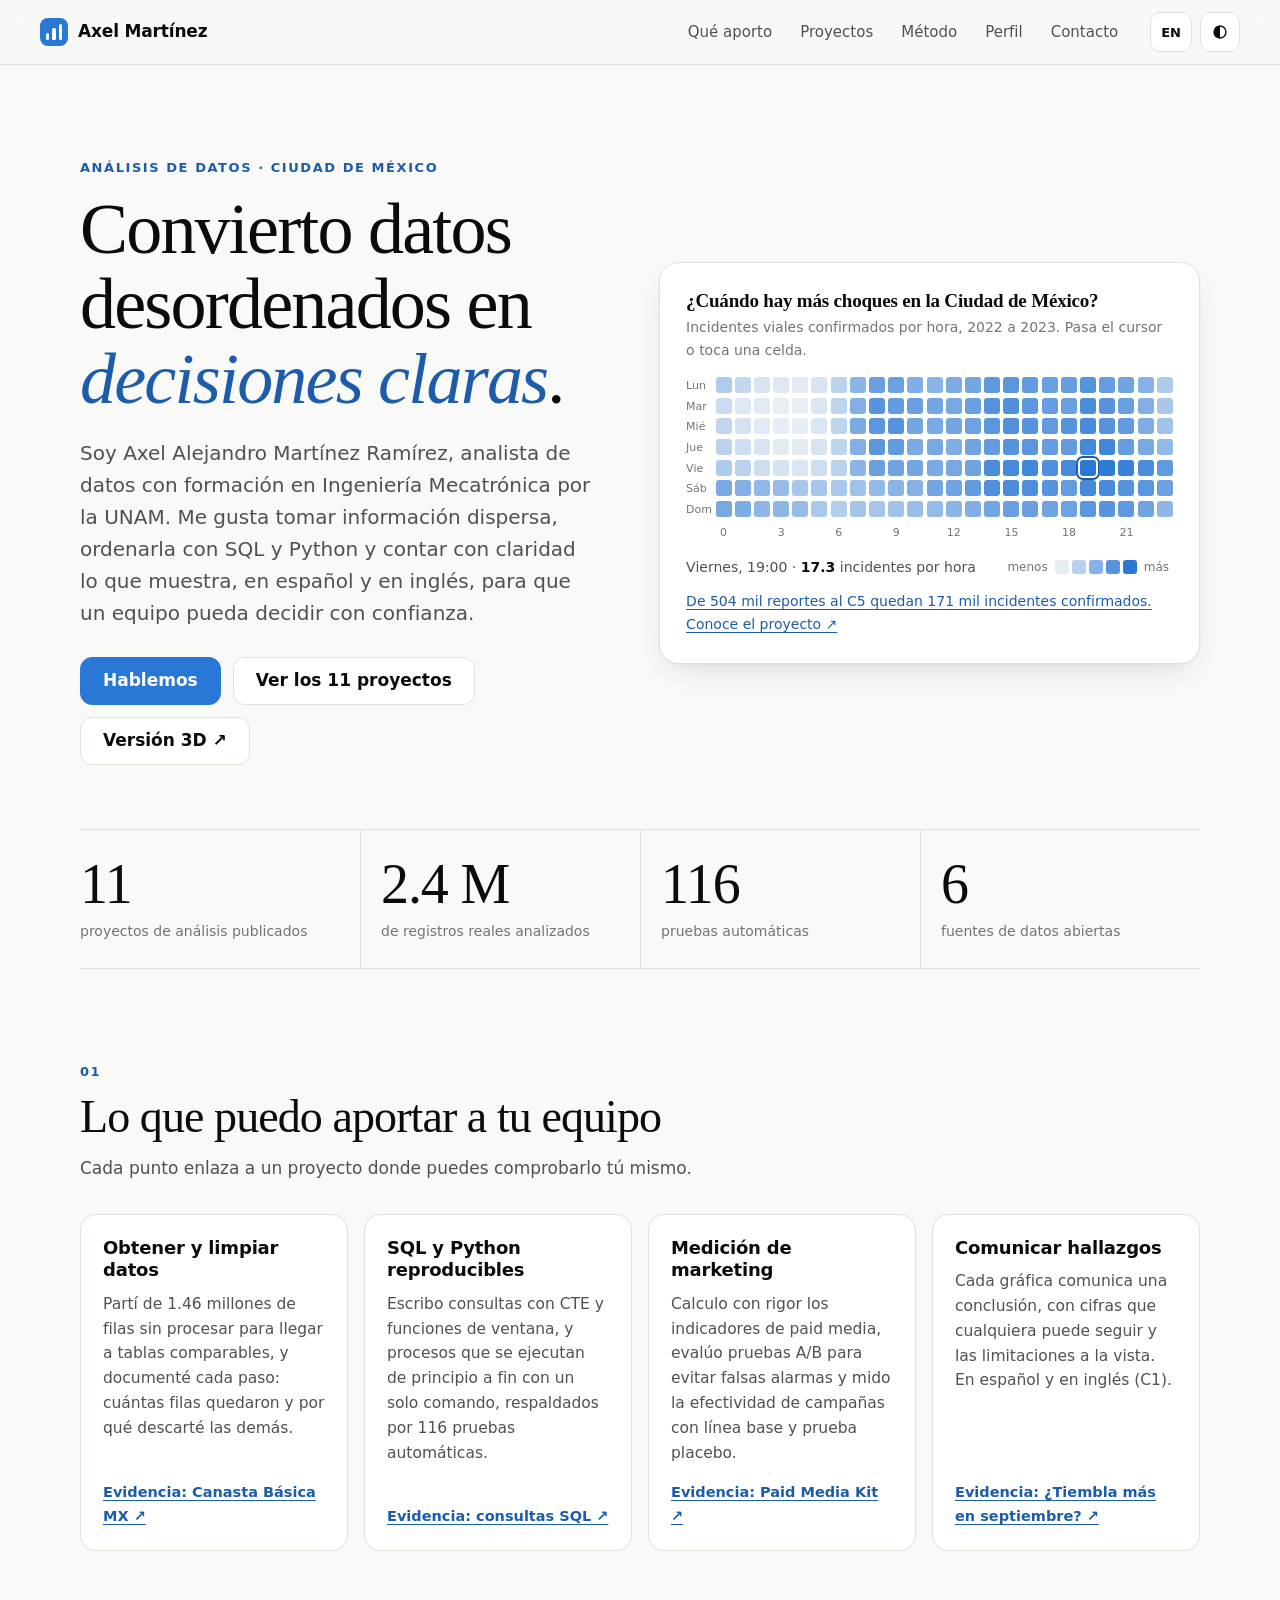
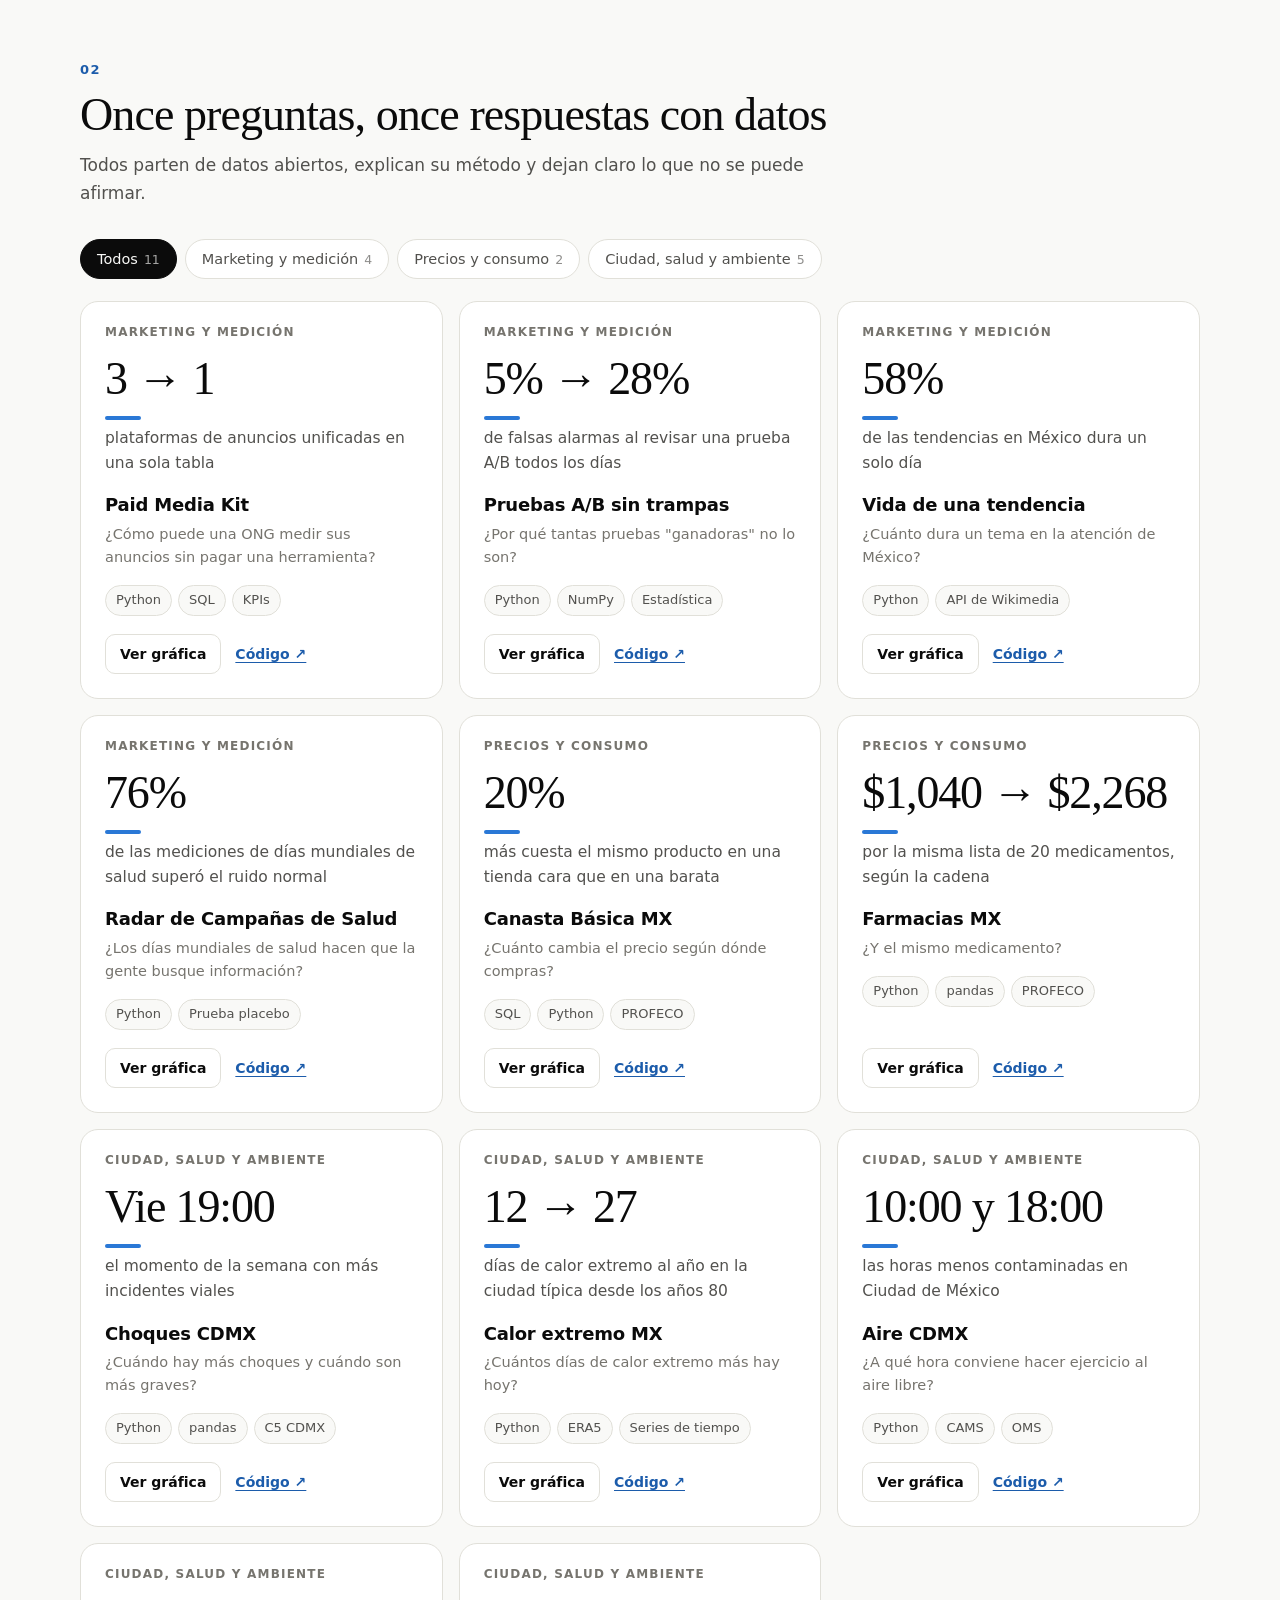
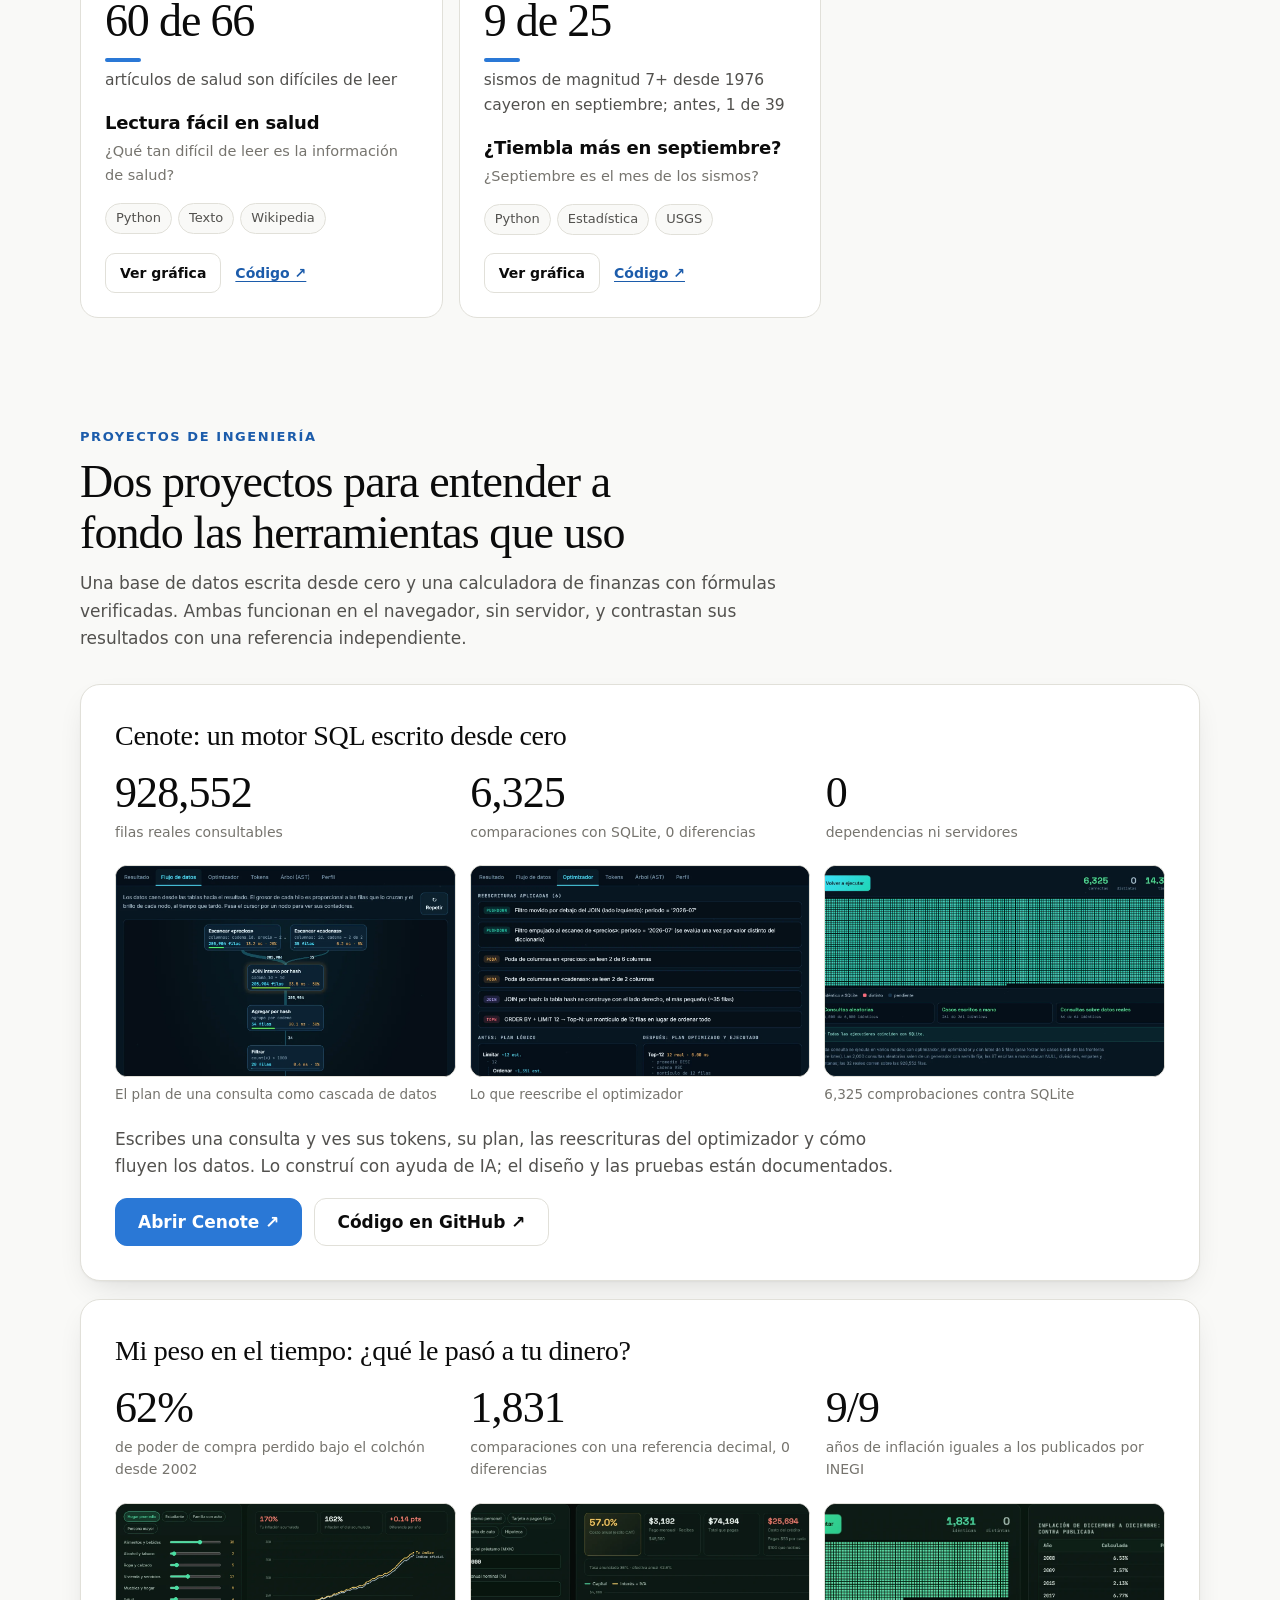
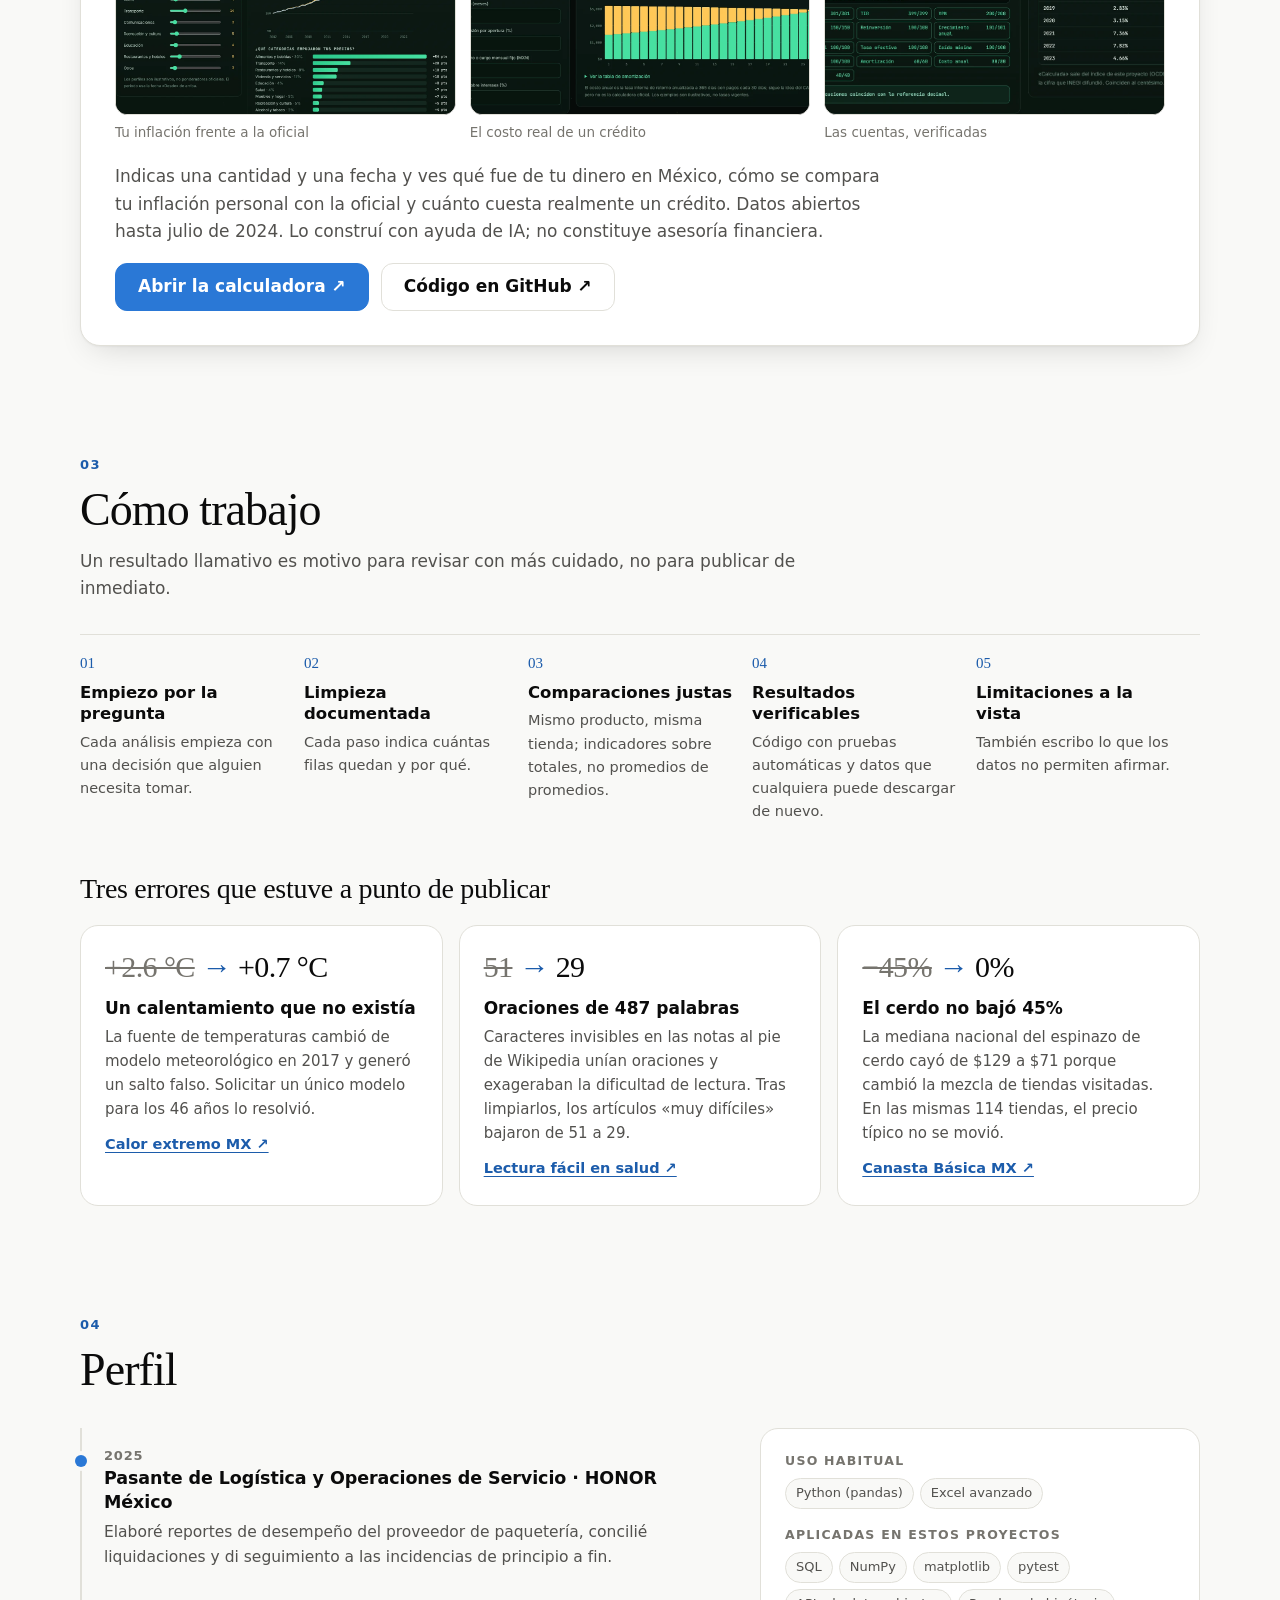
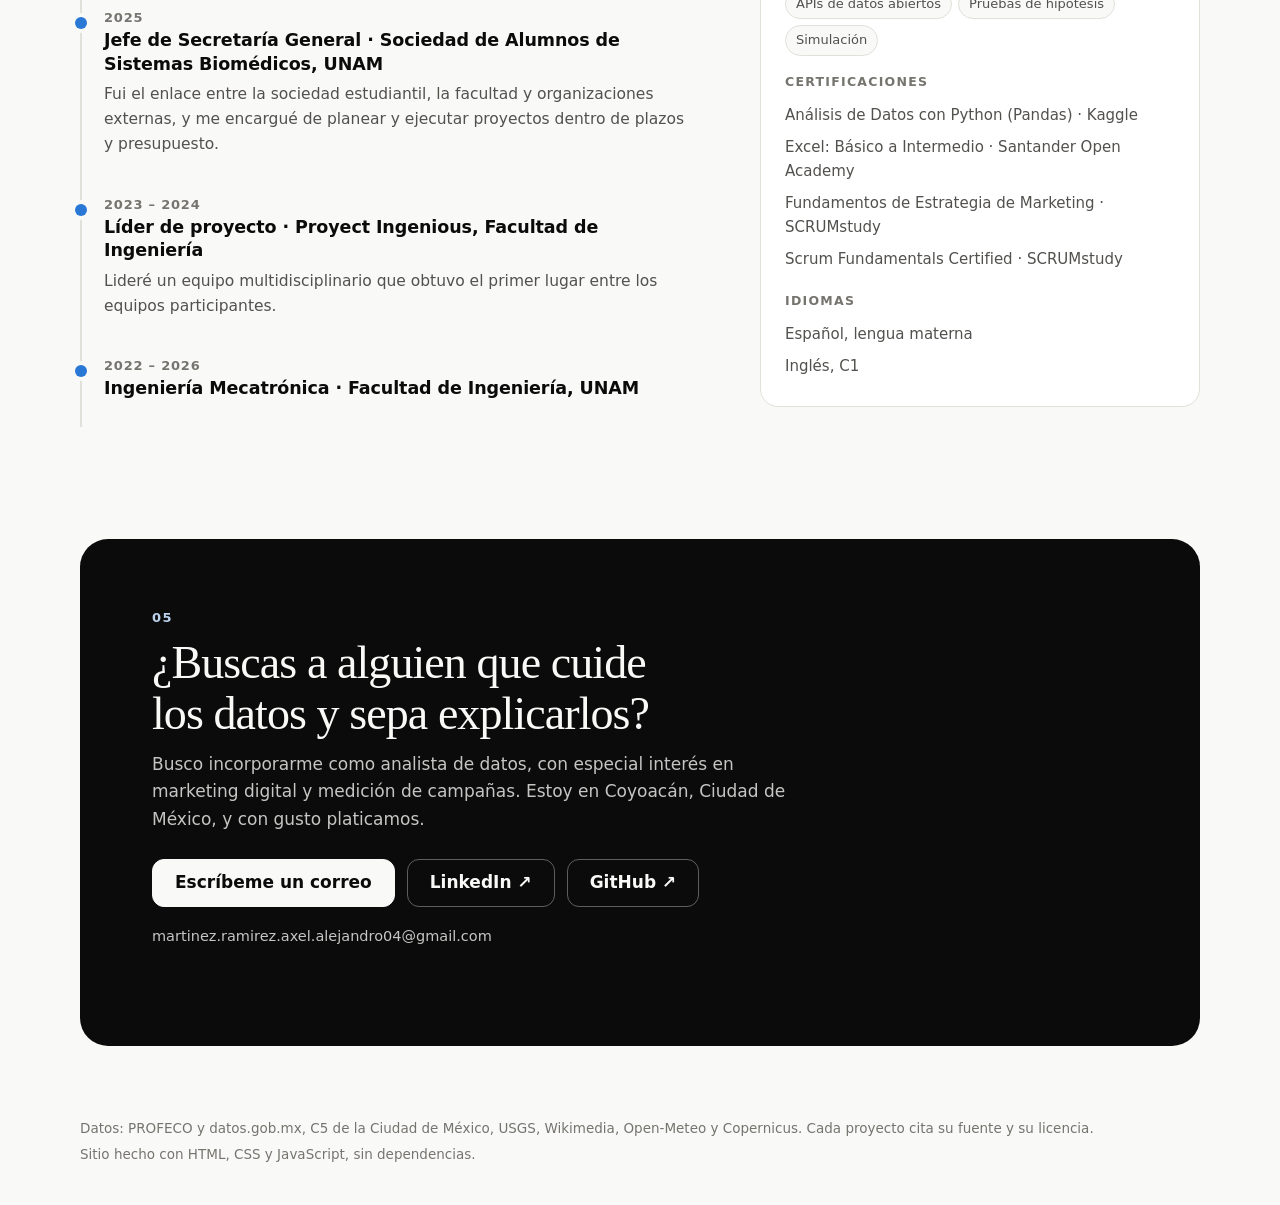
<file: index.html>
<!doctype html>
<html lang="es">
<head>
  <meta charset="utf-8">
  <meta name="viewport" content="width=device-width, initial-scale=1">
  <title>Axel Martínez · Análisis de datos</title>
  <meta name="description" content="Portafolio de Axel Alejandro Martínez Ramírez, analista de datos: 11 proyectos con datos abiertos de México, dos proyectos de ingeniería y trabajo con SQL, Python, medición de marketing y visualización.">
  <meta property="og:title" content="Axel Martínez · Análisis de datos">
  <meta property="og:description" content="11 proyectos con datos abiertos de México: precios, salud, ciudad y marketing.">
  <meta property="og:type" content="website">
  <meta name="theme-color" content="#fcfcfb" media="(prefers-color-scheme: light)">
  <meta name="theme-color" content="#0d0d0d" media="(prefers-color-scheme: dark)">
  <link rel="icon" href="data:image/svg+xml,%3Csvg xmlns='http://www.w3.org/2000/svg' viewBox='0 0 32 32'%3E%3Crect width='32' height='32' rx='7' fill='%232a78d6'/%3E%3Crect x='7' y='17' width='4' height='8' rx='1' fill='white'/%3E%3Crect x='14' y='11' width='4' height='14' rx='1' fill='white'/%3E%3Crect x='21' y='7' width='4' height='18' rx='1' fill='white'/%3E%3C/svg%3E">
  <link rel="stylesheet" href="styles.css">
</head>
<body>
  <a class="skip" href="#proyectos" data-i18n="skip">Saltar a los proyectos</a>

  <header class="top">
    <a class="brand" href="#inicio" aria-label="Inicio">
      <span class="brand-mark" aria-hidden="true"><i></i><i></i><i></i></span>
      <span>Axel Martínez</span>
    </a>
    <nav class="nav" aria-label="Secciones">
      <a href="#aporte" data-i18n="nav.value">Qué aporto</a>
      <a href="#proyectos" data-i18n="nav.projects">Proyectos</a>
      <a href="#metodo" data-i18n="nav.method">Método</a>
      <a href="#perfil" data-i18n="nav.profile">Perfil</a>
      <a href="#contacto" data-i18n="nav.contact">Contacto</a>
    </nav>
    <div class="controls">
      <button class="control" id="lang" type="button" aria-label="Switch to English">EN</button>
      <button class="control" id="theme" type="button" aria-label="Cambiar entre tema claro y oscuro">
        <svg viewBox="0 0 24 24" width="16" height="16" aria-hidden="true"><circle cx="12" cy="12" r="9" fill="none" stroke="currentColor" stroke-width="2"/><path d="M12 3a9 9 0 0 0 0 18z" fill="currentColor"/></svg>
      </button>
    </div>
  </header>

  <main>
    <section class="hero" id="inicio">
      <div class="hero-text">
        <p class="eyebrow" data-i18n="hero.eyebrow">Análisis de datos · Ciudad de México</p>
        <h1 data-i18n="hero.title">Convierto datos desordenados en <em>decisiones claras</em>.</h1>
        <p class="lead" data-i18n="hero.lead">Soy Axel Alejandro Martínez Ramírez, analista de datos con formación en Ingeniería Mecatrónica por la UNAM. Me gusta tomar información dispersa, ordenarla con SQL y Python y contar con claridad lo que muestra, en español y en inglés, para que un equipo pueda decidir con confianza.</p>
        <div class="cta">
          <a class="btn primary" href="#contacto" data-i18n="hero.cta1">Hablemos</a>
          <a class="btn" href="#proyectos" data-i18n="hero.cta2">Ver los 11 proyectos</a>
          <a class="btn" href="skyline/" data-i18n="hero.cta3">Versión 3D ↗</a>
        </div>
      </div>

      <figure class="heat" aria-labelledby="heat-title">
        <figcaption>
          <strong id="heat-title" data-i18n="heat.title">¿Cuándo hay más choques en la Ciudad de México?</strong>
          <span data-i18n="heat.subtitle">Incidentes viales confirmados por hora, 2022 a 2023. Pasa el cursor o toca una celda.</span>
        </figcaption>
        <div class="heat-grid" id="heat" role="img" aria-label="Mapa de calor de incidentes viales por hora y día de la semana. El máximo es el viernes a las 19:00, con 17.3 incidentes por hora; el mínimo, el martes a las 3:00, con 1.2."></div>
        <div class="heat-foot">
          <p class="heat-readout" id="heat-readout" aria-live="polite"></p>
          <div class="heat-legend" aria-hidden="true">
            <span data-i18n="heat.less">menos</span><i></i><i></i><i></i><i></i><i></i><span data-i18n="heat.more">más</span>
          </div>
        </div>
        <a class="heat-link" href="https://github.com/martinezramirezaxelalejandro04-ui/choques-cdmx" data-i18n="heat.link">De 504 mil reportes al C5 quedan 171 mil incidentes confirmados. Conoce el proyecto ↗</a>
      </figure>
    </section>

    <section class="stats" aria-label="Resumen en números">
      <div class="stat"><b data-count="11">11</b><span data-i18n="stats.projects">proyectos de análisis publicados</span></div>
      <div class="stat"><b data-count="2.4" data-decimals="1" data-suffix=" M">2.4 M</b><span data-i18n="stats.records">de registros reales analizados</span></div>
      <div class="stat"><b data-count="116">116</b><span data-i18n="stats.tests">pruebas automáticas</span></div>
      <div class="stat"><b data-count="6">6</b><span data-i18n="stats.sources">fuentes de datos abiertas</span></div>
    </section>

    <section class="block" id="aporte">
      <header class="block-head">
        <p class="eyebrow">01</p>
        <h2 data-i18n="value.title">Lo que puedo aportar a tu equipo</h2>
        <p data-i18n="value.intro">Cada punto enlaza a un proyecto donde puedes comprobarlo tú mismo.</p>
      </header>
      <div class="value-grid">
        <article class="value">
          <h3 data-i18n="value.1.t">Obtener y limpiar datos</h3>
          <p data-i18n="value.1.p">Partí de 1.46 millones de filas sin procesar para llegar a tablas comparables, y documenté cada paso: cuántas filas quedaron y por qué descarté las demás.</p>
          <a href="https://github.com/martinezramirezaxelalejandro04-ui/canasta-basica-mx" data-i18n="value.1.a">Evidencia: Canasta Básica MX ↗</a>
        </article>
        <article class="value">
          <h3 data-i18n="value.2.t">SQL y Python reproducibles</h3>
          <p data-i18n="value.2.p">Escribo consultas con CTE y funciones de ventana, y procesos que se ejecutan de principio a fin con un solo comando, respaldados por 116 pruebas automáticas.</p>
          <a href="https://github.com/martinezramirezaxelalejandro04-ui/canasta-basica-mx/tree/main/sql" data-i18n="value.2.a">Evidencia: consultas SQL ↗</a>
        </article>
        <article class="value">
          <h3 data-i18n="value.3.t">Medición de marketing</h3>
          <p data-i18n="value.3.p">Calculo con rigor los indicadores de paid media, evalúo pruebas A/B para evitar falsas alarmas y mido la efectividad de campañas con línea base y prueba placebo.</p>
          <a href="https://github.com/martinezramirezaxelalejandro04-ui/paid-media-kit" data-i18n="value.3.a">Evidencia: Paid Media Kit ↗</a>
        </article>
        <article class="value">
          <h3 data-i18n="value.4.t">Comunicar hallazgos</h3>
          <p data-i18n="value.4.p">Cada gráfica comunica una conclusión, con cifras que cualquiera puede seguir y las limitaciones a la vista. En español y en inglés (C1).</p>
          <a href="https://github.com/martinezramirezaxelalejandro04-ui/sismos-septiembre" data-i18n="value.4.a">Evidencia: ¿Tiembla más en septiembre? ↗</a>
        </article>
      </div>
    </section>

    <section class="block" id="proyectos">
      <header class="block-head">
        <p class="eyebrow">02</p>
        <h2 data-i18n="projects.title">Once preguntas, once respuestas con datos</h2>
        <p data-i18n="projects.intro">Todos parten de datos abiertos, explican su método y dejan claro lo que no se puede afirmar.</p>
      </header>
      <div class="chips" role="group" aria-label="Filtrar proyectos por tema" id="chips"></div>
      <div class="cards" id="cards" aria-live="polite"></div>
      <noscript><p>Activa JavaScript para ver los proyectos, o visítalos en <a href="https://github.com/martinezramirezaxelalejandro04-ui">GitHub</a>.</p></noscript>
    </section>

    <section class="block" id="ingenieria">
      <header class="block-head">
        <p class="eyebrow" data-i18n="eng.eyebrow">Proyectos de ingeniería</p>
        <h2 data-i18n="eng.title">Dos proyectos para entender a fondo las herramientas que uso</h2>
        <p data-i18n="eng.intro">Una base de datos escrita desde cero y una calculadora de finanzas con fórmulas verificadas. Ambas funcionan en el navegador, sin servidor, y contrastan sus resultados con una referencia independiente.</p>
      </header>
      <div class="feature">
        <h3 data-i18n="eng.t1">Cenote: un motor SQL escrito desde cero</h3>
        <ul class="feature-facts">
          <li><b>928,552</b><span data-i18n="eng.f1">filas reales consultables</span></li>
          <li><b>6,325</b><span data-i18n="eng.f2">comparaciones con SQLite, 0 diferencias</span></li>
          <li><b>0</b><span data-i18n="eng.f3">dependencias ni servidores</span></li>
        </ul>
        <div class="feature-shots">
          <figure><a href="assets/projects/cenote-flow.webp" target="_blank" rel="noopener"><img src="assets/projects/cenote-flow.webp" alt="Cenote: plan de ejecución con las filas que cruzan cada operador y el tiempo de cada uno" loading="lazy" decoding="async"></a><figcaption data-i18n="shot.c1">El plan de una consulta como cascada de datos</figcaption></figure>
          <figure><a href="assets/projects/cenote-optimizer.webp" target="_blank" rel="noopener"><img src="assets/projects/cenote-optimizer.webp" alt="Cenote: reescrituras del optimizador y plan antes y después" loading="lazy" decoding="async"></a><figcaption data-i18n="shot.c2">Lo que reescribe el optimizador</figcaption></figure>
          <figure><a href="assets/projects/cenote-verify.webp" target="_blank" rel="noopener"><img src="assets/projects/cenote-verify.webp" alt="Cenote: cuadrícula con las 6,325 comprobaciones, todas idénticas a SQLite" loading="lazy" decoding="async"></a><figcaption data-i18n="shot.c3">6,325 comprobaciones contra SQLite</figcaption></figure>
        </div>
        <p class="feature-note" data-i18n="eng.note">Escribes una consulta y ves sus tokens, su plan, las reescrituras del optimizador y cómo fluyen los datos. Lo construí con ayuda de IA; el diseño y las pruebas están documentados.</p>
        <div class="feature-cta">
          <a class="btn primary" href="https://martinezramirezaxelalejandro04-ui.github.io/cenote-sql/" data-i18n="eng.cta1">Abrir Cenote ↗</a>
          <a class="btn" href="https://github.com/martinezramirezaxelalejandro04-ui/cenote-sql" data-i18n="eng.cta2">Código en GitHub ↗</a>
        </div>
      </div>
      <div class="feature feature-2">
        <h3 data-i18n="eng2.t">Mi peso en el tiempo: ¿qué le pasó a tu dinero?</h3>
        <ul class="feature-facts">
          <li><b>62%</b><span data-i18n="eng2.f1">de poder de compra perdido bajo el colchón desde 2002</span></li>
          <li><b>1,831</b><span data-i18n="eng2.f2">comparaciones con una referencia decimal, 0 diferencias</span></li>
          <li><b>9/9</b><span data-i18n="eng2.f3">años de inflación iguales a los publicados por INEGI</span></li>
        </ul>
        <div class="feature-shots">
          <figure><a href="assets/projects/peso-inflacion.webp" target="_blank" rel="noopener"><img src="assets/projects/peso-inflacion.webp" alt="Mi peso en el tiempo: inflación personal frente a la oficial y categorías que empujaron los precios" loading="lazy" decoding="async"></a><figcaption data-i18n="shot.p1">Tu inflación frente a la oficial</figcaption></figure>
          <figure><a href="assets/projects/peso-credito.webp" target="_blank" rel="noopener"><img src="assets/projects/peso-credito.webp" alt="Mi peso en el tiempo: capital e intereses en cada pago de un crédito" loading="lazy" decoding="async"></a><figcaption data-i18n="shot.p2">El costo real de un crédito</figcaption></figure>
          <figure><a href="assets/projects/peso-cuentas.webp" target="_blank" rel="noopener"><img src="assets/projects/peso-cuentas.webp" alt="Mi peso en el tiempo: 1,831 comprobaciones y tabla de inflación frente a INEGI" loading="lazy" decoding="async"></a><figcaption data-i18n="shot.p3">Las cuentas, verificadas</figcaption></figure>
        </div>
        <p class="feature-note" data-i18n="eng2.note">Indicas una cantidad y una fecha y ves qué fue de tu dinero en México, cómo se compara tu inflación personal con la oficial y cuánto cuesta realmente un crédito. Datos abiertos hasta julio de 2024. Lo construí con ayuda de IA; no constituye asesoría financiera.</p>
        <div class="feature-cta">
          <a class="btn primary" href="https://martinezramirezaxelalejandro04-ui.github.io/peso-en-el-tiempo/" data-i18n="eng2.cta1">Abrir la calculadora ↗</a>
          <a class="btn" href="https://github.com/martinezramirezaxelalejandro04-ui/peso-en-el-tiempo" data-i18n="eng.cta2">Código en GitHub ↗</a>
        </div>
      </div>
    </section>

    <section class="block" id="metodo">
      <header class="block-head">
        <p class="eyebrow">03</p>
        <h2 data-i18n="method.title">Cómo trabajo</h2>
        <p data-i18n="method.intro">Un resultado llamativo es motivo para revisar con más cuidado, no para publicar de inmediato.</p>
      </header>
      <ol class="principles">
        <li><h3 data-i18n="method.1.t">Empiezo por la pregunta</h3><p data-i18n="method.1.p">Cada análisis empieza con una decisión que alguien necesita tomar.</p></li>
        <li><h3 data-i18n="method.2.t">Limpieza documentada</h3><p data-i18n="method.2.p">Cada paso indica cuántas filas quedan y por qué.</p></li>
        <li><h3 data-i18n="method.3.t">Comparaciones justas</h3><p data-i18n="method.3.p">Mismo producto, misma tienda; indicadores sobre totales, no promedios de promedios.</p></li>
        <li><h3 data-i18n="method.4.t">Resultados verificables</h3><p data-i18n="method.4.p">Código con pruebas automáticas y datos que cualquiera puede descargar de nuevo.</p></li>
        <li><h3 data-i18n="method.5.t">Limitaciones a la vista</h3><p data-i18n="method.5.p">También escribo lo que los datos no permiten afirmar.</p></li>
      </ol>

      <h3 class="sub" data-i18n="errors.title">Tres errores que estuve a punto de publicar</h3>
      <div class="errors">
        <article class="error">
          <p class="error-num"><s>+2.6 °C</s> <span aria-hidden="true">→</span> +0.7 °C</p>
          <h4 data-i18n="errors.1.t">Un calentamiento que no existía</h4>
          <p data-i18n="errors.1.p">La fuente de temperaturas cambió de modelo meteorológico en 2017 y generó un salto falso. Solicitar un único modelo para los 46 años lo resolvió.</p>
          <a href="https://github.com/martinezramirezaxelalejandro04-ui/calor-extremo-mx" data-i18n="errors.1.a">Calor extremo MX ↗</a>
        </article>
        <article class="error">
          <p class="error-num"><s>51</s> <span aria-hidden="true">→</span> 29</p>
          <h4 data-i18n="errors.2.t">Oraciones de 487 palabras</h4>
          <p data-i18n="errors.2.p">Caracteres invisibles en las notas al pie de Wikipedia unían oraciones y exageraban la dificultad de lectura. Tras limpiarlos, los artículos «muy difíciles» bajaron de 51 a 29.</p>
          <a href="https://github.com/martinezramirezaxelalejandro04-ui/lectura-facil-salud" data-i18n="errors.2.a">Lectura fácil en salud ↗</a>
        </article>
        <article class="error">
          <p class="error-num"><s>−45%</s> <span aria-hidden="true">→</span> 0%</p>
          <h4 data-i18n="errors.3.t">El cerdo no bajó 45%</h4>
          <p data-i18n="errors.3.p">La mediana nacional del espinazo de cerdo cayó de $129 a $71 porque cambió la mezcla de tiendas visitadas. En las mismas 114 tiendas, el precio típico no se movió.</p>
          <a href="https://github.com/martinezramirezaxelalejandro04-ui/canasta-basica-mx" data-i18n="errors.3.a">Canasta Básica MX ↗</a>
        </article>
      </div>
    </section>

    <section class="block" id="perfil">
      <header class="block-head">
        <p class="eyebrow">04</p>
        <h2 data-i18n="profile.title">Perfil</h2>
      </header>
      <div class="profile">
        <div class="timeline">
          <article>
            <p class="when">2025</p>
            <h3 data-i18n="profile.job.t">Pasante de Logística y Operaciones de Servicio · HONOR México</h3>
            <p data-i18n="profile.job.p">Elaboré reportes de desempeño del proveedor de paquetería, concilié liquidaciones y di seguimiento a las incidencias de principio a fin.</p>
          </article>
          <article>
            <p class="when">2025</p>
            <h3 data-i18n="profile.lead.t">Jefe de Secretaría General · Sociedad de Alumnos de Sistemas Biomédicos, UNAM</h3>
            <p data-i18n="profile.lead.p">Fui el enlace entre la sociedad estudiantil, la facultad y organizaciones externas, y me encargué de planear y ejecutar proyectos dentro de plazos y presupuesto.</p>
          </article>
          <article>
            <p class="when">2023 – 2024</p>
            <h3 data-i18n="profile.proj.t">Líder de proyecto · Proyect Ingenious, Facultad de Ingeniería</h3>
            <p data-i18n="profile.proj.p">Lideré un equipo multidisciplinario que obtuvo el primer lugar entre los equipos participantes.</p>
          </article>
          <article>
            <p class="when">2022 – 2026</p>
            <h3 data-i18n="profile.edu.t">Ingeniería Mecatrónica · Facultad de Ingeniería, UNAM</h3>
          </article>
        </div>
        <aside class="skills">
          <h3 data-i18n="skills.daily">Uso habitual</h3>
          <ul class="tags"><li>Python (pandas)</li><li data-i18n="skills.excel">Excel avanzado</li></ul>
          <h3 data-i18n="skills.applied">Aplicadas en estos proyectos</h3>
          <ul class="tags"><li>SQL</li><li>NumPy</li><li>matplotlib</li><li>pytest</li><li data-i18n="skills.apis">APIs de datos abiertos</li><li data-i18n="skills.tests">Pruebas de hipótesis</li><li data-i18n="skills.sim">Simulación</li></ul>
          <h3 data-i18n="skills.certs">Certificaciones</h3>
          <ul class="plain">
            <li data-i18n="cert.1">Análisis de Datos con Python (Pandas) · Kaggle</li>
            <li data-i18n="cert.2">Excel: Básico a Intermedio · Santander Open Academy</li>
            <li data-i18n="cert.3">Fundamentos de Estrategia de Marketing · SCRUMstudy</li>
            <li data-i18n="cert.4">Scrum Fundamentals Certified · SCRUMstudy</li>
          </ul>
          <h3 data-i18n="skills.lang">Idiomas</h3>
          <ul class="plain"><li data-i18n="lang.es">Español, lengua materna</li><li data-i18n="lang.en">Inglés, C1</li></ul>
        </aside>
      </div>
    </section>

    <section class="contact" id="contacto">
      <p class="eyebrow">05</p>
      <h2 data-i18n="contact.title">¿Buscas a alguien que cuide los datos y sepa explicarlos?</h2>
      <p data-i18n="contact.p">Busco incorporarme como analista de datos, con especial interés en marketing digital y medición de campañas. Estoy en Coyoacán, Ciudad de México, y con gusto platicamos.</p>
      <div class="cta">
        <a class="btn primary" href="mailto:martinez.ramirez.axel.alejandro04@gmail.com" data-i18n="contact.email">Escríbeme un correo</a>
        <a class="btn" href="https://www.linkedin.com/in/mart%C3%ADnez-ram%C3%ADrez-axel-alejandro-5ba156251" rel="noopener">LinkedIn ↗</a>
        <a class="btn" href="https://github.com/martinezramirezaxelalejandro04-ui" rel="noopener">GitHub ↗</a>
      </div>
      <p class="contact-mail">martinez.ramirez.axel.alejandro04@gmail.com</p>
    </section>
  </main>

  <footer class="foot">
    <p data-i18n="foot.sources">Datos: PROFECO y datos.gob.mx, C5 de la Ciudad de México, USGS, Wikimedia, Open-Meteo y Copernicus. Cada proyecto cita su fuente y su licencia.</p>
    <p data-i18n="foot.made">Sitio hecho con HTML, CSS y JavaScript, sin dependencias.</p>
  </footer>

  <dialog class="viewer" id="viewer" aria-labelledby="viewer-title">
    <div class="viewer-head">
      <h3 id="viewer-title"></h3>
      <button class="control" id="viewer-close" type="button" aria-label="Cerrar">✕</button>
    </div>
    <div class="viewer-paper"><img id="viewer-img" alt=""></div>
    <a class="btn" id="viewer-link" href="#" rel="noopener"></a>
  </dialog>

  <script src="app.js"></script>
</body>
</html>
</file>
<file: styles.css>
/* ---------- Tokens ---------- */
:root {
  color-scheme: light;
  --bg: #f9f9f7;
  --surface: #ffffff;
  --ink: #0b0b0b;
  --ink-2: #52514e;
  --muted: #76746e;
  --line: #e1e0d9;
  --accent: #2a78d6;
  --accent-strong: #1c5cab;
  --on-accent: #ffffff;
  --paper: #fcfcfb;                 /* the charts are drawn on this colour */
  --shadow: 0 1px 2px rgba(11, 11, 11, .04), 0 12px 32px -12px rgba(11, 11, 11, .16);
  --serif: "Iowan Old Style", "Palatino Linotype", "Book Antiqua", Palatino, Georgia, serif;
  --sans: system-ui, -apple-system, "Segoe UI", Roboto, sans-serif;
  --wrap: 1120px;
  --gutter: clamp(16px, 4vw, 40px);
}
@media (prefers-color-scheme: dark) {
  :root:not([data-theme="light"]) {
    color-scheme: dark;
    --bg: #0d0d0d; --surface: #1a1a19; --ink: #f0efec; --ink-2: #c3c2b7; --muted: #9a988f;
    --line: #2c2c2a; --accent: #3987e5; --accent-strong: #6da7ec; --on-accent: #0b0b0b;
    --shadow: 0 1px 2px rgba(0, 0, 0, .4), 0 12px 32px -12px rgba(0, 0, 0, .7);
  }
}
:root[data-theme="dark"] {
  color-scheme: dark;
  --bg: #0d0d0d; --surface: #1a1a19; --ink: #f0efec; --ink-2: #c3c2b7; --muted: #9a988f;
  --line: #2c2c2a; --accent: #3987e5; --accent-strong: #6da7ec; --on-accent: #0b0b0b;
  --shadow: 0 1px 2px rgba(0, 0, 0, .4), 0 12px 32px -12px rgba(0, 0, 0, .7);
}

/* ---------- Base ---------- */
*, *::before, *::after { box-sizing: border-box; }
html { scroll-behavior: smooth; scroll-padding-top: 76px; }
body {
  margin: 0; background: var(--bg); color: var(--ink);
  font: 400 17px/1.6 var(--sans); -webkit-font-smoothing: antialiased;
  overflow-x: hidden;
}
h1, h2, h3, h4, p, ul, ol, figure { margin: 0; }
ul, ol { padding: 0; list-style: none; }
a { color: var(--accent-strong); text-underline-offset: 3px; }
a:hover { text-decoration-thickness: 2px; }
:focus-visible { outline: 3px solid var(--accent); outline-offset: 3px; border-radius: 6px; }
img { max-width: 100%; display: block; }
.skip {
  position: absolute; left: 16px; top: -60px; z-index: 20; padding: 10px 14px;
  background: var(--ink); color: var(--bg); border-radius: 8px; text-decoration: none;
}
.skip:focus { top: 12px; }

/* ---------- Header ---------- */
.top {
  position: sticky; top: 0; z-index: 10; display: flex; align-items: center; gap: 20px;
  padding: 12px var(--gutter);
  background: color-mix(in srgb, var(--bg) 86%, transparent);
  backdrop-filter: saturate(1.4) blur(12px); -webkit-backdrop-filter: saturate(1.4) blur(12px);
  border-bottom: 1px solid var(--line);
}
.brand {
  display: flex; align-items: center; gap: 10px; color: var(--ink); text-decoration: none;
  font-weight: 650; letter-spacing: -.01em; white-space: nowrap;
}
.brand-mark {
  display: inline-flex; align-items: flex-end; gap: 3px; width: 28px; height: 28px; padding: 6px;
  background: var(--accent); border-radius: 8px;
}
.brand-mark i { flex: 1; background: var(--on-accent); border-radius: 1.5px; }
.brand-mark i:nth-child(1) { height: 45%; }
.brand-mark i:nth-child(2) { height: 72%; }
.brand-mark i:nth-child(3) { height: 100%; }
.nav { display: flex; gap: 4px; margin-left: auto; }
.nav a {
  padding: 8px 12px; border-radius: 8px; color: var(--ink-2); text-decoration: none;
  font-size: 15px; white-space: nowrap;
}
.nav a:hover { background: var(--surface); color: var(--ink); }
.controls { display: flex; gap: 8px; }
.control {
  display: inline-grid; place-items: center; min-width: 40px; height: 40px; padding: 0 10px;
  background: var(--surface); color: var(--ink); border: 1px solid var(--line);
  border-radius: 10px; font: 600 13px var(--sans); cursor: pointer;
}
.control:hover { border-color: var(--muted); }

/* ---------- Layout helpers ---------- */
.hero, .stats, .block, .contact, .foot {
  width: min(var(--wrap), 100% - 2 * var(--gutter)); margin-inline: auto;
}
.eyebrow {
  font: 600 13px/1 var(--sans); letter-spacing: .12em; text-transform: uppercase;
  color: var(--accent-strong);
}
.btn {
  display: inline-flex; align-items: center; justify-content: center; min-height: 48px;
  padding: 0 22px; border-radius: 12px; border: 1px solid var(--line);
  background: var(--surface); color: var(--ink); font-weight: 600; text-decoration: none;
  transition: transform .15s ease, border-color .15s ease;
}
.btn:hover { border-color: var(--muted); transform: translateY(-1px); }
.btn.primary { background: var(--accent); border-color: var(--accent); color: var(--on-accent); }
.btn.primary:hover { background: var(--accent-strong); border-color: var(--accent-strong); }
.cta { display: flex; flex-wrap: wrap; gap: 12px; }

/* ---------- Hero ---------- */
.hero {
  display: grid; grid-template-columns: minmax(0, 1fr) minmax(0, 1.05fr); gap: clamp(28px, 5vw, 64px);
  align-items: center; padding-block: clamp(40px, 8vw, 96px) clamp(32px, 5vw, 56px);
}
.hero h1 {
  margin-block: 18px 20px; font: 500 clamp(40px, 6.2vw, 72px)/1.04 var(--serif);
  letter-spacing: -.025em; text-wrap: balance;
}
.hero h1 em { font-style: italic; color: var(--accent-strong); }
.lead { max-width: 34em; margin-bottom: 28px; font-size: clamp(17px, 1.6vw, 20px); color: var(--ink-2); }

.heat {
  padding: clamp(16px, 2.4vw, 26px); background: var(--surface); border: 1px solid var(--line);
  border-radius: 20px; box-shadow: var(--shadow);
}
.heat figcaption { display: grid; gap: 4px; margin-bottom: 16px; }
.heat figcaption strong { font: 600 19px/1.25 var(--serif); letter-spacing: -.01em; }
.heat figcaption span { font-size: 14px; color: var(--muted); }
.heat-grid {
  display: grid; grid-template-columns: 2.4em repeat(24, minmax(0, 1fr)); gap: 3px;
  font-size: 11px; color: var(--muted); touch-action: manipulation;
}
.heat-grid .label { display: grid; place-items: center start; }
.heat-grid .hour { display: grid; place-items: center; padding-top: 3px; }
.cell {
  aspect-ratio: 1; border-radius: 3px;
  background: color-mix(in srgb, var(--accent) var(--level), var(--bg));
  animation: cell-in .5s both; animation-delay: calc(var(--order) * 5ms);
}
.cell:hover, .cell.is-active { outline: 2px solid var(--ink); outline-offset: 1px; }
.cell.is-peak { box-shadow: 0 0 0 2px var(--surface), 0 0 0 4px var(--accent-strong); }
@keyframes cell-in { from { opacity: 0; transform: scale(.4); } }
.heat-foot { display: flex; align-items: center; justify-content: space-between; gap: 12px; margin-top: 14px; }
.heat-readout { font-size: 14px; color: var(--ink-2); min-height: 1.6em; }
.heat-readout b { color: var(--ink); font-variant-numeric: tabular-nums; }
.heat-legend { display: flex; align-items: center; gap: 3px; font-size: 12px; color: var(--muted); white-space: nowrap; }
.heat-legend span { margin-inline: 4px; }
.heat-legend i { width: 14px; height: 14px; border-radius: 3px; background: color-mix(in srgb, var(--accent) var(--level), var(--bg)); }
.heat-legend i:nth-of-type(1) { --level: 10%; }
.heat-legend i:nth-of-type(2) { --level: 32%; }
.heat-legend i:nth-of-type(3) { --level: 55%; }
.heat-legend i:nth-of-type(4) { --level: 78%; }
.heat-legend i:nth-of-type(5) { --level: 100%; }
.heat-link { display: inline-block; margin-top: 12px; font-size: 14px; }

/* ---------- Stats ---------- */
.stats {
  display: grid; grid-template-columns: repeat(4, minmax(0, 1fr));
  border-block: 1px solid var(--line); margin-block: 8px clamp(48px, 8vw, 96px);
}
.stat { padding: 26px 20px; border-left: 1px solid var(--line); }
.stat:first-child { border-left: 0; padding-left: 0; }
.stat b { display: block; font: 500 clamp(36px, 5vw, 56px)/1 var(--serif); letter-spacing: -.02em; }
.stat span { display: block; margin-top: 8px; font-size: 14px; color: var(--muted); }

/* ---------- Sections ---------- */
.block { padding-bottom: clamp(56px, 9vw, 112px); }
.block-head { max-width: 44em; margin-bottom: 32px; }
.block-head h2, .contact h2 {
  margin-block: 14px 12px; font: 500 clamp(30px, 4.2vw, 46px)/1.1 var(--serif);
  letter-spacing: -.02em; text-wrap: balance;
}
.block-head > p:last-child { color: var(--ink-2); }
.sub { margin-block: 48px 20px; font: 500 clamp(22px, 2.6vw, 28px)/1.2 var(--serif); letter-spacing: -.01em; }

.value-grid { display: grid; grid-template-columns: repeat(4, minmax(0, 1fr)); gap: 16px; }
.value {
  display: flex; flex-direction: column; gap: 10px; padding: 22px;
  background: var(--surface); border: 1px solid var(--line); border-radius: 16px;
}
.value h3 { font: 600 18px/1.25 var(--sans); letter-spacing: -.01em; }
.value p { color: var(--ink-2); font-size: 15.5px; }
.value a { margin-top: auto; padding-top: 6px; font-size: 14.5px; font-weight: 600; }

/* ---------- Projects ---------- */
.chips { display: flex; flex-wrap: wrap; gap: 8px; margin-bottom: 22px; }
.chip {
  min-height: 40px; padding: 0 16px; border-radius: 999px; border: 1px solid var(--line);
  background: var(--surface); color: var(--ink-2); font: 500 14.5px var(--sans); cursor: pointer;
}
.chip:hover { border-color: var(--muted); color: var(--ink); }
.chip[aria-pressed="true"] { background: var(--ink); border-color: var(--ink); color: var(--bg); }
.chip small { margin-left: 6px; opacity: .65; font-size: 12.5px; }

.cards { display: grid; grid-template-columns: repeat(3, minmax(0, 1fr)); gap: 16px; }
.card {
  display: flex; flex-direction: column; padding: 24px; min-width: 0;
  background: var(--surface); border: 1px solid var(--line); border-radius: 18px;
  transition: transform .18s ease, box-shadow .18s ease, border-color .18s ease;
}
.card:hover { transform: translateY(-3px); box-shadow: var(--shadow); border-color: transparent; }
.card-theme { font: 600 12px/1 var(--sans); letter-spacing: .1em; text-transform: uppercase; color: var(--muted); }
.card-figure {
  margin-block: 18px 6px; font: 500 clamp(34px, 3.6vw, 46px)/1 var(--serif); letter-spacing: -.025em;
  font-variant-numeric: tabular-nums; overflow-wrap: anywhere;
}
.card-figure::after { content: ""; display: block; width: 36px; height: 4px; margin-top: 14px; border-radius: 2px; background: var(--accent); }
.card-label { color: var(--ink-2); font-size: 15.5px; }
.card h3 { margin-block: 18px 6px; font: 600 18px/1.3 var(--sans); letter-spacing: -.01em; }
.card-question { color: var(--muted); font-size: 14.5px; }
.card .tags { margin-block: 16px 18px; }
.card-actions { display: flex; flex-wrap: wrap; align-items: center; gap: 14px; margin-top: auto; }
.card-actions button {
  min-height: 40px; padding: 0 14px; border-radius: 10px; border: 1px solid var(--line);
  background: transparent; color: var(--ink); font: 600 14px var(--sans); cursor: pointer;
}
.card-actions button:hover { border-color: var(--muted); }
.card-actions a { font-size: 14px; font-weight: 600; }
.tags { display: flex; flex-wrap: wrap; gap: 6px; }
.tags li {
  padding: 4px 10px; border-radius: 999px; background: var(--bg); border: 1px solid var(--line);
  font-size: 13px; color: var(--ink-2);
}

/* ---------- Method ---------- */
.principles { display: grid; grid-template-columns: repeat(5, minmax(0, 1fr)); gap: 0; counter-reset: step; border-top: 1px solid var(--line); }
.principles li { padding: 20px 18px 0 0; counter-increment: step; }
.principles li::before { content: "0" counter(step); display: block; margin-bottom: 10px; font: 500 15px var(--serif); color: var(--accent-strong); }
.principles h3 { font: 600 16.5px/1.3 var(--sans); margin-bottom: 6px; }
.principles p { font-size: 14.5px; color: var(--ink-2); }

.errors { display: grid; grid-template-columns: repeat(3, minmax(0, 1fr)); gap: 16px; }
.error { padding: 24px; border-radius: 18px; background: var(--surface); border: 1px solid var(--line); }
.error-num { font: 500 30px/1.1 var(--serif); letter-spacing: -.02em; font-variant-numeric: tabular-nums; }
.error-num s { color: var(--muted); text-decoration-thickness: 2px; }
.error-num span { color: var(--accent-strong); }
.error h4 { margin-block: 14px 6px; font: 600 17px/1.3 var(--sans); }
.error p:not(.error-num) { font-size: 15px; color: var(--ink-2); }
.error a { display: inline-block; margin-top: 12px; font-size: 14.5px; font-weight: 600; }

/* ---------- Profile ---------- */
.profile { display: grid; grid-template-columns: minmax(0, 1.4fr) minmax(0, 1fr); gap: clamp(28px, 5vw, 64px); }
.timeline article { padding: 20px 0 20px 22px; border-left: 2px solid var(--line); position: relative; }
.timeline article::before {
  content: ""; position: absolute; left: -7px; top: 27px; width: 12px; height: 12px; border-radius: 50%;
  background: var(--accent); box-shadow: 0 0 0 4px var(--bg);
}
.when { font: 600 13px var(--sans); letter-spacing: .06em; color: var(--muted); }
.timeline h3 { margin-block: 4px 6px; font: 600 17.5px/1.35 var(--sans); letter-spacing: -.005em; }
.timeline p:not(.when) { color: var(--ink-2); font-size: 15.5px; }
.skills { padding: 24px; border-radius: 18px; background: var(--surface); border: 1px solid var(--line); align-self: start; }
.skills h3 { margin-block: 18px 10px; font: 600 12.5px var(--sans); letter-spacing: .1em; text-transform: uppercase; color: var(--muted); }
.skills h3:first-child { margin-top: 0; }
.plain li { padding-block: 4px; font-size: 15px; color: var(--ink-2); }

/* ---------- Contact ---------- */
.contact {
  margin-bottom: clamp(40px, 6vw, 72px); padding: clamp(28px, 6vw, 72px);
  border-radius: 28px; background: var(--ink); color: var(--bg);
}
.contact .eyebrow { color: color-mix(in srgb, var(--bg) 70%, var(--accent)); }
.contact h2 { max-width: 18em; }
.contact > p:not(.eyebrow) { max-width: 38em; margin-bottom: 26px; color: color-mix(in srgb, var(--bg) 78%, var(--ink)); }
.contact .btn { background: transparent; color: var(--bg); border-color: color-mix(in srgb, var(--bg) 35%, transparent); }
.contact .btn:hover { border-color: var(--bg); }
.contact .btn.primary { background: var(--bg); color: var(--ink); border-color: var(--bg); }
.contact-mail { margin-top: 18px; font-size: 14.5px; overflow-wrap: anywhere; }

.foot { padding-bottom: 40px; font-size: 13.5px; color: var(--muted); display: grid; gap: 4px; }

/* ---------- Chart viewer ---------- */
.viewer {
  width: min(920px, 100% - 24px); padding: 20px; border: 1px solid var(--line); border-radius: 20px;
  background: var(--surface); color: var(--ink); box-shadow: var(--shadow);
}
.viewer::backdrop { background: rgba(11, 11, 11, .55); backdrop-filter: blur(3px); }
.viewer-head { display: flex; align-items: center; justify-content: space-between; gap: 12px; margin-bottom: 14px; }
.viewer-head h3 { font: 600 18px/1.3 var(--sans); }
.viewer-paper { background: var(--paper); border-radius: 12px; overflow: hidden; margin-bottom: 14px; }
.viewer-paper img { width: 100%; height: auto; max-height: 70vh; object-fit: contain; }

/* ---------- Reveal on scroll ---------- */
.reveal { opacity: 0; transform: translateY(14px); transition: opacity .6s ease, transform .6s ease; }
.reveal.is-in { opacity: 1; transform: none; }

/* ---------- Responsive ---------- */
@media (max-width: 1020px) {
  .cards { grid-template-columns: repeat(2, minmax(0, 1fr)); }
  .value-grid { grid-template-columns: repeat(2, minmax(0, 1fr)); }
  .principles { grid-template-columns: repeat(2, minmax(0, 1fr)); }
  .principles li { padding-bottom: 8px; }
}
@media (max-width: 860px) {
  .hero { grid-template-columns: 1fr; }
  .nav { display: none; }
  .controls { margin-left: auto; }
  .profile { grid-template-columns: 1fr; }
  .errors { grid-template-columns: 1fr; }
  .stats { grid-template-columns: repeat(2, minmax(0, 1fr)); }
  .stat { padding: 20px 16px; }
  .stat:nth-child(odd) { border-left: 0; padding-left: 0; }
  .stat:nth-child(n + 3) { border-top: 1px solid var(--line); }
}
@media (max-width: 600px) {
  body { font-size: 16px; }
  .cards, .value-grid, .principles { grid-template-columns: 1fr; }
  .heat-grid { gap: 2px; font-size: 9.5px; grid-template-columns: 2.2em repeat(24, minmax(0, 1fr)); }
  .cell { border-radius: 2px; }
  .heat-foot { flex-direction: column; align-items: flex-start; }
  .btn { width: 100%; }
}
@media (prefers-reduced-motion: reduce) {
  html { scroll-behavior: auto; }
  .cell { animation: none; }
  .reveal { opacity: 1; transform: none; transition: none; }
  .btn, .card { transition: none; }
}

/* ---------- Engineering feature (Cenote) ---------- */
.feature {
  display: grid; gap: 18px; padding: clamp(22px, 3vw, 34px);
  background: var(--surface); border: 1px solid var(--line); border-radius: 20px; box-shadow: var(--shadow);
}
.feature-facts { display: grid; grid-template-columns: repeat(3, minmax(0, 1fr)); gap: 16px; }
.feature-facts b { display: block; font: 500 clamp(30px, 4vw, 44px)/1 var(--serif); letter-spacing: -.02em; }
.feature-facts span { display: block; margin-top: 6px; font-size: 14px; color: var(--muted); }
.feature-note { color: var(--ink-2); max-width: 46em; }
.feature-cta { display: flex; flex-wrap: wrap; gap: 12px; }
@media (max-width: 640px) { .feature-facts { grid-template-columns: 1fr; } }

.feature h3 { font: 500 clamp(22px, 2.6vw, 28px)/1.2 var(--serif); letter-spacing: -.01em; }
.feature + .feature { margin-top: 18px; }

.feature-shots { display: grid; grid-template-columns: repeat(3, minmax(0, 1fr)); gap: 14px; margin: 4px 0; }
.feature-shots figure { margin: 0; display: grid; gap: 8px; align-content: start; }
.feature-shots a { display: block; border: 1px solid var(--line); border-radius: 12px; overflow: hidden; background: #060b10; transition: transform .18s ease, box-shadow .18s ease; }
.feature-shots a:hover { transform: translateY(-3px); box-shadow: var(--shadow); }
.feature-shots img { display: block; width: 100%; height: 210px; object-fit: cover; object-position: top; }
.feature-shots figcaption { font-size: 13.5px; color: var(--muted); line-height: 1.4; }
@media (max-width: 760px) { .feature-shots { grid-template-columns: 1fr; } .feature-shots img { height: auto; max-height: 260px; } }
</file>
